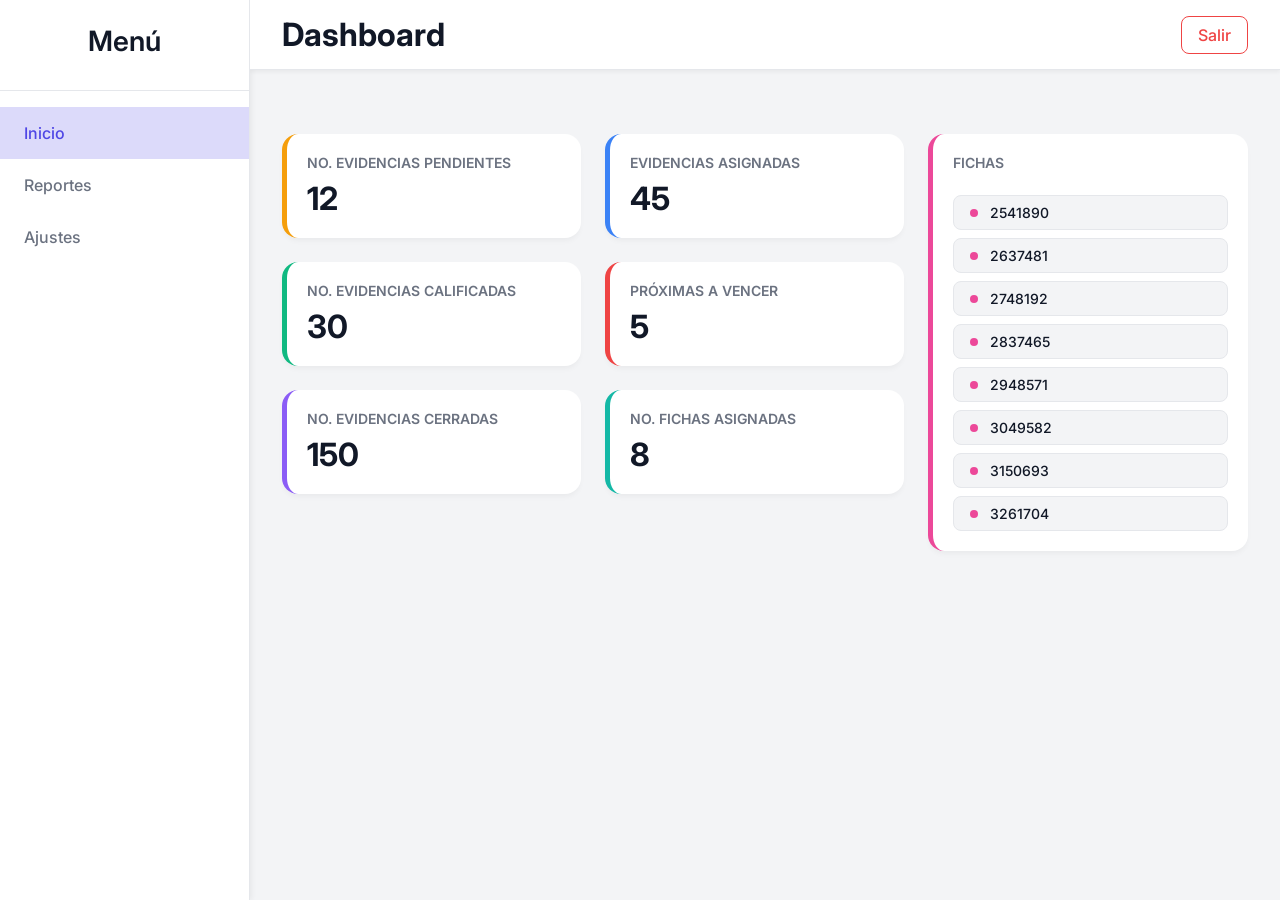
<file: login/pages/dashboard.html>
<!DOCTYPE html>
<html lang="es">

<head>
    <meta charset="UTF-8">
    <meta name="viewport" content="width=device-width, initial-scale=1.0">
    <title>Dashboard</title>
    <link rel="stylesheet" href="../css/styles.css">
    <link href="https://fonts.googleapis.com/css2?family=Inter:wght@400;500;600&display=swap" rel="stylesheet">
</head>

<body class="dashboard-body">
    <div class="dashboard-layout">
        <!-- Sidebar (Slider) -->
        <aside class="sidebar" id="sidebar">
            <div class="sidebar-header">
                <h2>Menú</h2>
            </div>
            <nav class="sidebar-nav">
                <a href="#" class="nav-item active">Inicio</a>
                <a href="#" class="nav-item">Reportes</a>
                <a href="#" class="nav-item">Ajustes</a>
            </nav>
        </aside>

        <!-- Main Area -->
        <div class="main-area">
            <!-- Header -->
            <header class="top-header">
                <div class="header-left">
                    <h1>Dashboard</h1>
                </div>
                <div class="header-right">
                    <button id="logoutBtn" class="logout-btn">Salir</button>
                </div>
            </header>

            <!-- Content -->
            <main class="content-wrapper" id="mainContent">
                <div class="welcome-header" id="welcome-header">
                    <!-- aqui se cargara un saludo + el nombre del usuario con javascript   -->
                </div>

                <div class="dashboard-layout-main">
                    <!-- Contenedor donde se inyectarán las cards dinámicamente -->
                    <div id="dashboardGrid" class="dashboard-grid"></div>
                    <!-- Contenedor exclusivo para Fichas -->
                    <div id="fichasContainer" class="fichas-container"></div>
                </div>
            </main>
        </div>
    </div>

    <script src="../js/dashboard.js"></script>
    <script>
        document.getElementById('logoutBtn').addEventListener('click', () => {
            window.location.href = '../index.html';
        });
    </script>
</body>

</html>
</file>
<file: login/css/styles.css>
/* Variables de CSS para un tema consistente y fácil de cambiar */
:root {
    --primary-color: #4f46e5;
    --primary-hover: #4338ca;
    --bg-color: #f3f4f6;
    --card-bg: #ffffff;
    --text-main: #111827;
    --text-muted: #6b7280;
    --error-color: #ef4444;
    --success-color: #10b981;
    --border-color: #e5e7eb;
    --focus-ring: rgba(79, 70, 229, 0.2);
}

/* Reseteo básico de márgenes y box-sizing */
* {
    box-sizing: border-box;
    margin: 0;
    padding: 0;
}

/* Centrado del contenido en toda la pantalla */
body {
    font-family: 'Inter', sans-serif;
    background-color: var(--bg-color);
    display: flex;
    justify-content: center;
    align-items: center;
    min-height: 100vh;
    color: var(--text-main);
}

/* Tarjeta principal del login */
.login-container {
    background-color: var(--card-bg);
    padding: 2.5rem 2rem;
    border-radius: 1rem;
    box-shadow: 0 10px 15px -3px rgba(0, 0, 0, 0.1), 0 4px 6px -2px rgba(0, 0, 0, 0.05);
    width: 100%;
    max-width: 400px;
    animation: slideUp 0.5s ease-out; /* Animación de entrada suave */
}

@keyframes slideUp {
    from { opacity: 0; transform: translateY(20px); }
    to { opacity: 1; transform: translateY(0); }
}

h2 {
    font-size: 1.75rem;
    font-weight: 600;
    text-align: center;
    margin-bottom: 0.5rem;
}

.subtitle {
    text-align: center;
    color: var(--text-muted);
    font-size: 0.875rem;
    margin-bottom: 2rem;
}

.form-group {
    margin-bottom: 1.5rem;
}

label {
    display: block;
    font-size: 0.875rem;
    font-weight: 500;
    margin-bottom: 0.5rem;
}

/* Estilos de los inputs */
input {
    width: 100%;
    padding: 0.75rem 1rem;
    border: 1px solid var(--border-color);
    border-radius: 0.5rem;
    font-size: 1rem;
    font-family: inherit;
    transition: all 0.2s; /* Transición suave para estados (hover/focus) */
}

input:focus {
    outline: none;
    border-color: var(--primary-color);
    box-shadow: 0 0 0 3px var(--focus-ring);
}

/* Clase dinámica que agregará JS si hay un error en el input */
input.input-error {
    border-color: var(--error-color);
    box-shadow: 0 0 0 3px rgba(239, 68, 68, 0.1);
}

/* Estilo del texto de error bajo los inputs */
.error-message {
    color: var(--error-color);
    font-size: 0.75rem;
    margin-top: 0.5rem;
    min-height: 1.1em;
    display: none;
}

.error-message.visible {
    display: block;
}

/* Estilos del botón principal */
button {
    width: 100%;
    background-color: var(--primary-color);
    color: white;
    font-weight: 500;
    font-size: 1rem;
    padding: 0.75rem 1rem;
    border: none;
    border-radius: 0.5rem;
    cursor: pointer;
    transition: background-color 0.2s;
    font-family: inherit;
    margin-top: 0.5rem;
}

button:hover {
    background-color: var(--primary-hover);
}

button:active {
    transform: scale(0.98); /* Efecto sutil al hacer clic */
}

/* Estilo del mensaje global (credenciales inválidas o éxito) */
.global-message {
    margin-top: 1rem;
    text-align: center;
    font-size: 0.875rem;
    padding: 0.75rem;
    border-radius: 0.5rem;
    display: none; /* Oculto por defecto */
}

.global-message.success {
    display: block;
    background-color: rgba(16, 185, 129, 0.1);
    color: var(--success-color);
}

.global-message.error {
    display: block;
    background-color: rgba(239, 68, 68, 0.1);
    color: var(--error-color);
}

/* DASHBOARD STYLES */
body.dashboard-body {
    display: block; /* Overrides the flex centering for login */
    background-color: var(--bg-color);
    margin: 0;
    min-height: 100vh;
}

.dashboard-layout {
    display: flex;
    height: 100vh;
    overflow: hidden;
}

/* Sidebar Slider */
.sidebar {
    width: 250px;
    background-color: var(--card-bg);
    border-right: 1px solid var(--border-color);
    display: flex;
    flex-direction: column;
    transition: transform 0.3s ease;
    box-shadow: 2px 0 5px rgba(0,0,0,0.05);
}

.sidebar-header {
    padding: 1.5rem;
    border-bottom: 1px solid var(--border-color);
    text-align: center;
}

.sidebar-nav {
    display: flex;
    flex-direction: column;
    padding: 1rem 0;
}

.nav-item {
    padding: 1rem 1.5rem;
    text-decoration: none;
    color: var(--text-muted);
    font-weight: 500;
    transition: background-color 0.2s, color 0.2s;
}

.nav-item:hover, .nav-item.active {
    background-color: var(--focus-ring);
    color: var(--primary-color);
}

/* Main Area */
.main-area {
    flex: 1;
    display: flex;
    flex-direction: column;
    overflow-y: auto;
}

/* Header */
.top-header {
    background-color: var(--card-bg);
    height: 70px;
    padding: 0 2rem;
    display: flex;
    align-items: center;
    justify-content: space-between;
    box-shadow: 0 2px 4px rgba(0,0,0,0.05);
    border-bottom: 1px solid var(--border-color);
}

.header-right h1 {
    font-size: 1.5rem;
    color: var(--text-main);
    margin: 0;
}

/* Logout Button */
.logout-btn {
    width: auto;
    background-color: transparent;
    color: var(--error-color);
    border: 1px solid var(--error-color);
    padding: 0.5rem 1rem;
    margin: 0;
}

.logout-btn:hover {
    background-color: var(--error-color);
    color: white;
}

/* Content Wrapper */
.content-wrapper {
    padding: 2rem;
}

.card {
    background-color: var(--card-bg);
    padding: 2rem;
    border-radius: 1rem;
    box-shadow: 0 4px 6px -2px rgba(0, 0, 0, 0.05);
}

/* Dashboard Grid y Cards Estadísticas */
.welcome-header {
    margin-bottom: 2rem;
}

.welcome-header h2 {
    text-align: left;
    font-size: 1.5rem;
    margin-bottom: 0.25rem;
}

.welcome-header p {
    color: var(--text-muted);
}

.dashboard-layout-main {
    display: flex;
    gap: 1.5rem;
    align-items: flex-start;
}

.dashboard-grid {
    flex: 1;
    display: grid;
    grid-template-columns: repeat(auto-fit, minmax(200px, 1fr)); /* Reducido para hacer las cards más pequeñas */
    gap: 1.5rem;
}

.fichas-container {
    width: 320px;
    flex-shrink: 0;
}

.stat-card {
    background-color: var(--card-bg);
    padding: 1.25rem; /* Ligeramente más pequeño el padding */
    border-radius: 1rem;
    box-shadow: 0 4px 6px -2px rgba(0, 0, 0, 0.05);
    border-left: 5px solid var(--primary-color);
    transition: transform 0.2s ease, box-shadow 0.2s ease;
    display: flex;
    flex-direction: column;
    justify-content: center;
}

.stat-card:hover {
    transform: translateY(-5px);
    box-shadow: 0 10px 15px -3px rgba(0, 0, 0, 0.1);
}

.stat-card h3 {
    font-size: 0.875rem;
    color: var(--text-muted);
    margin-bottom: 0.5rem;
    font-weight: 600;
    text-transform: uppercase;
    text-align: left;
}

.stat-card .stat-value {
    font-size: 2rem;
    font-weight: 700;
    color: var(--text-main);
}

/* Variantes de colores para las tarjetas */
.stat-card.warning { border-left-color: #f59e0b; } /* Naranja/Amarillo */
.stat-card.info { border-left-color: #3b82f6; }    /* Azul */
.stat-card.success { border-left-color: #10b981; } /* Verde */
.stat-card.danger { border-left-color: #ef4444; }  /* Rojo */
.stat-card.purple { border-left-color: #8b5cf6; }  /* Morado */
.stat-card.teal { border-left-color: #14b8a6; }    /* Teal / Verde azulado */
.stat-card.pink { border-left-color: #ec4899; }    /* Rosa */

/* Tarjeta de Fichas */
.stat-card.fichas-card {
    height: 100%;
}

.fichas-list {
    list-style: none;
    padding: 0;
    margin-top: 1rem;
    display: flex;
    flex-direction: column;
    gap: 0.5rem;
}

.fichas-list li {
    background-color: var(--bg-color);
    padding: 0.5rem 1rem;
    border-radius: 0.5rem;
    font-size: 0.875rem;
    font-weight: 500;
    color: var(--text-main);
    border: 1px solid var(--border-color);
    display: flex;
    align-items: center;
    transition: transform 0.2s, background-color 0.2s;
}

.fichas-list li:hover {
    transform: translateX(5px);
    background-color: #fce7f3; /* Rosa muy claro para hacer juego con el borde pink */
    border-color: #fbcfe8;
}

.fichas-list .dot {
    width: 8px;
    height: 8px;
    background-color: #ec4899; /* Rosa pink */
    border-radius: 50%;
    margin-right: 0.75rem;
}
</file>
